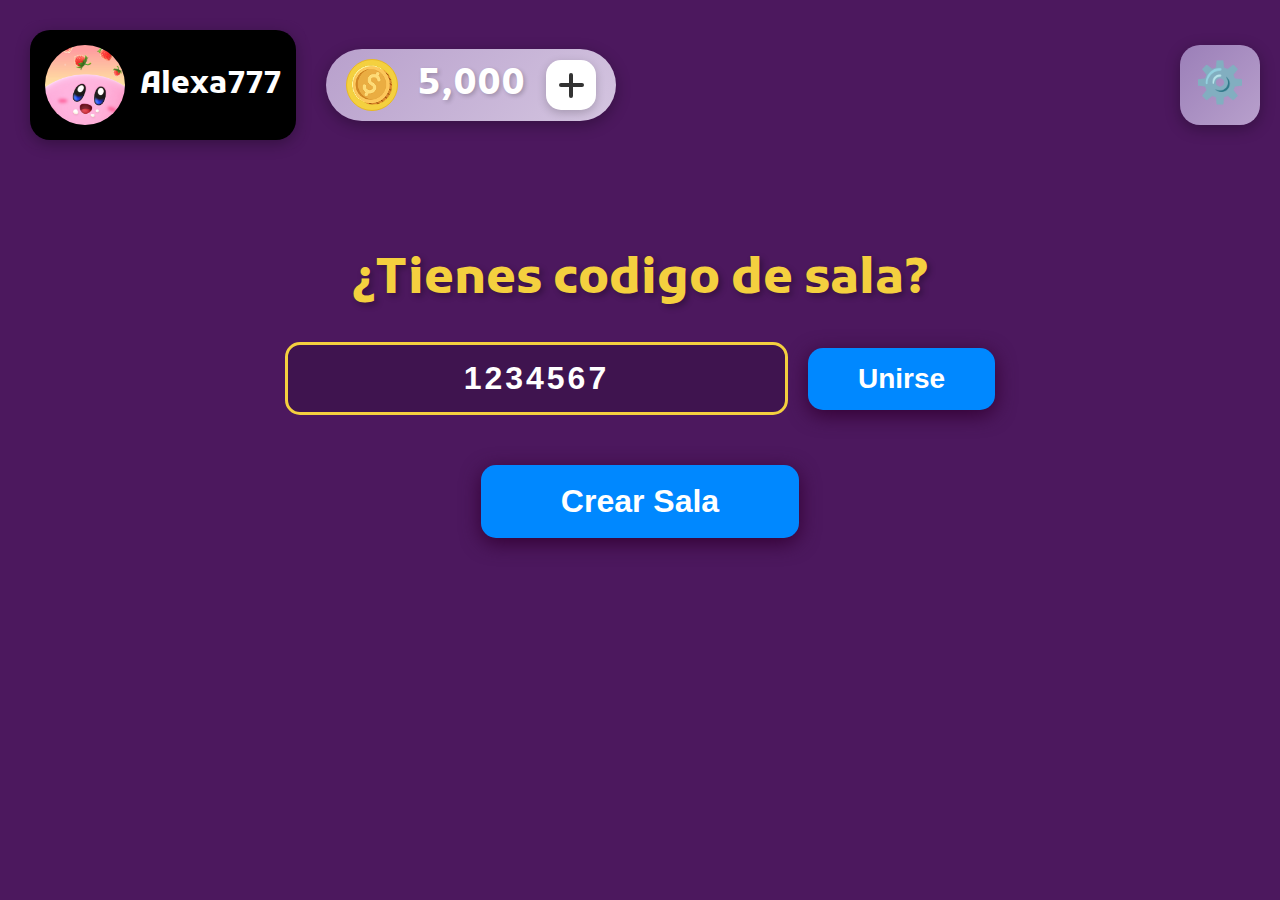
<file: ParchisStar/target/ParchisStar-1.0-SNAPSHOT/index.html>
<!DOCTYPE html>
<html>
    <head>
        <title>Start Page</title>
        <link rel="preconnect" href="https://fonts.googleapis.com">
        <link rel="preconnect" href="https://fonts.gstatic.com" crossorigin>
        <link href="https://fonts.googleapis.com/css2?family=Kufam:ital,wght@0,400..900;1,400..900&display=swap" rel="stylesheet">
        <meta http-equiv="Content-Type" content="text/html; charset=UTF-8">
        <link rel="stylesheet" href="css/style.css"/>


    </head>
    <body>
        <header>
            <div class="contenedor-izquierdo">
                <div class="tarjeta">
                    <div class="user">
                        <img class="img-usuario" src=assets/fondo2.jpeg alt="">
                        <span class="nombre-usuario">Alexa777</span>
                    </div>
                </div>

                <div class="contador-monedas">
                    <div class="moneda-icono">
                        <img src="assets/moneda-oro-dinero-icono-dolar 9.png" alt="Moneda">
                    </div>
                    <span class="cantidad-monedas">5,000</span>
                    <div class="boton-agregar"></div>
                </div>
            </div>

            <div class="boton-config">
                <span class="icono-config">⚙️</span>
            </div>
        </header>

        <div class="contenido-central">
            <h1 class="titulo">¿Tienes codigo de sala?</h1>

            <div class="contenedor-codigo">
                <input type="text" class="input-codigo" placeholder="1234567" value="1234567">
                <button class="boton-unirse">Unirse</button>
            </div>

            <p class="mensaje-error">Error: Codigo invalido</p>

            <button class="boton-crear">Crear Sala</button>
        </div>
</html>
</file>
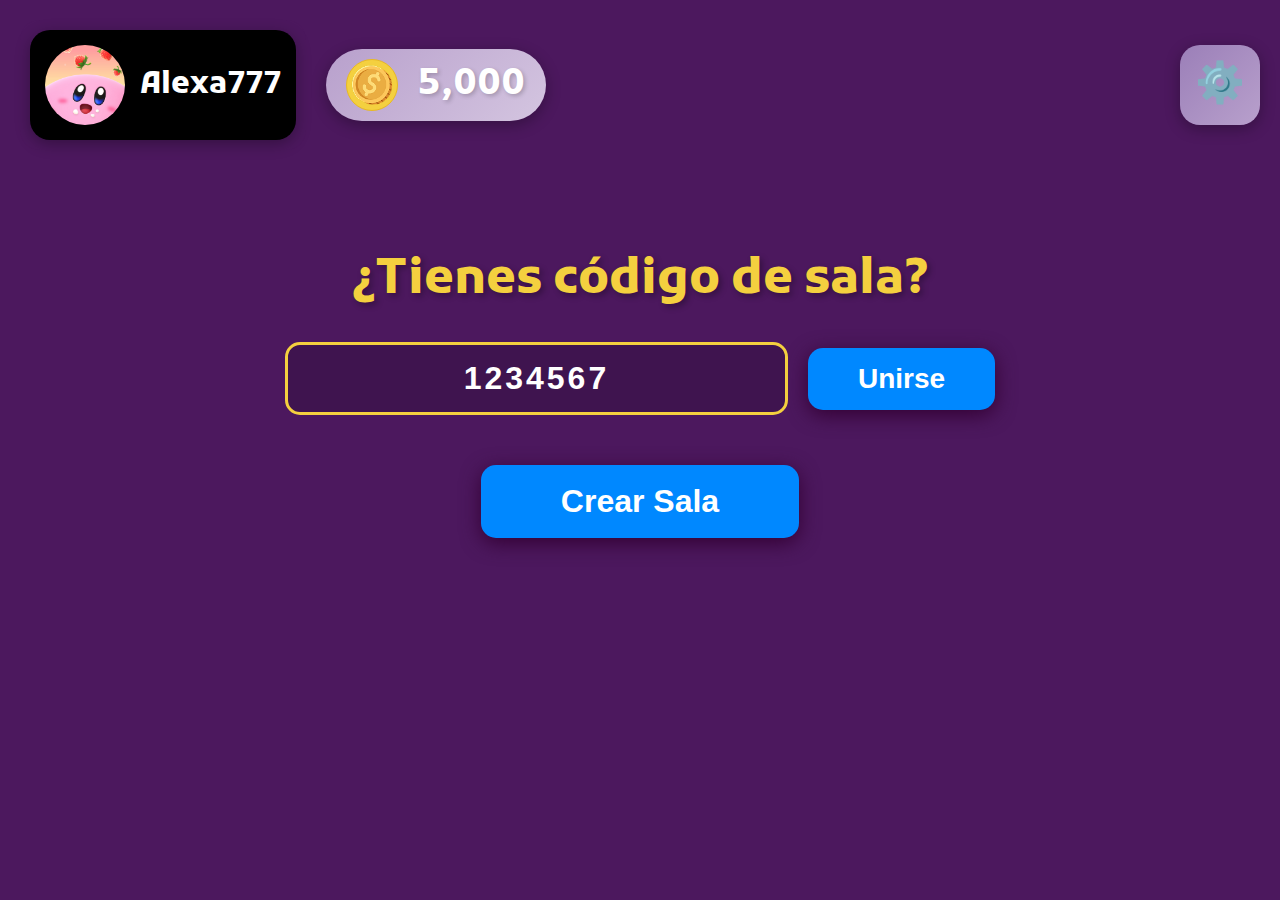
<file: ParchisStar/target/ParchisStar-1.0-SNAPSHOT/Principal.html>
<!DOCTYPE html>
<html>
    <head>
        <title>Start Page</title>
        <link rel="preconnect" href="https://fonts.googleapis.com">
        <link rel="preconnect" href="https://fonts.gstatic.com" crossorigin>
        <link href="https://fonts.googleapis.com/css2?family=Kufam:ital,wght@0,400..900;1,400..900&display=swap" rel="stylesheet">
        <meta http-equiv="Content-Type" content="text/html; charset=UTF-8">
        <link rel="stylesheet" href="css/stylePantallaPrinciapal.css"/>


    </head>
    <body>
        <header>
            <div class="contenedor-izquierdo">
                <div class="tarjeta">
                    <div class="user">
                        <img class="img-usuario" src=assets/fondo2.jpeg alt="">
                        <span class="nombre-usuario">Alexa777</span>
                    </div>
                </div>

                <div class="contador-monedas">
                    <div class="moneda-icono">
                        <img src="assets/moneda-oro-dinero-icono-dolar 9.png" alt="Moneda">
                    </div>
                    <span class="cantidad-monedas">5,000</span>
                    
                </div>
            </div>

            <div class="boton-config">
                <span class="icono-config">⚙️</span>
            </div>
        </header>

        <div class="contenido-central">
            <h1 class="titulo">¿Tienes código de sala?</h1>

            <div class="contenedor-codigo">
                <input type="text" class="input-codigo" placeholder="1234567" value="1234567">
                <button class="boton-unirse">Unirse</button>
            </div>

            <p class="mensaje-error">Error: Codigo invalido</p>

            <button class="boton-crear">Crear Sala</button>
        </div>
</html>
</file>
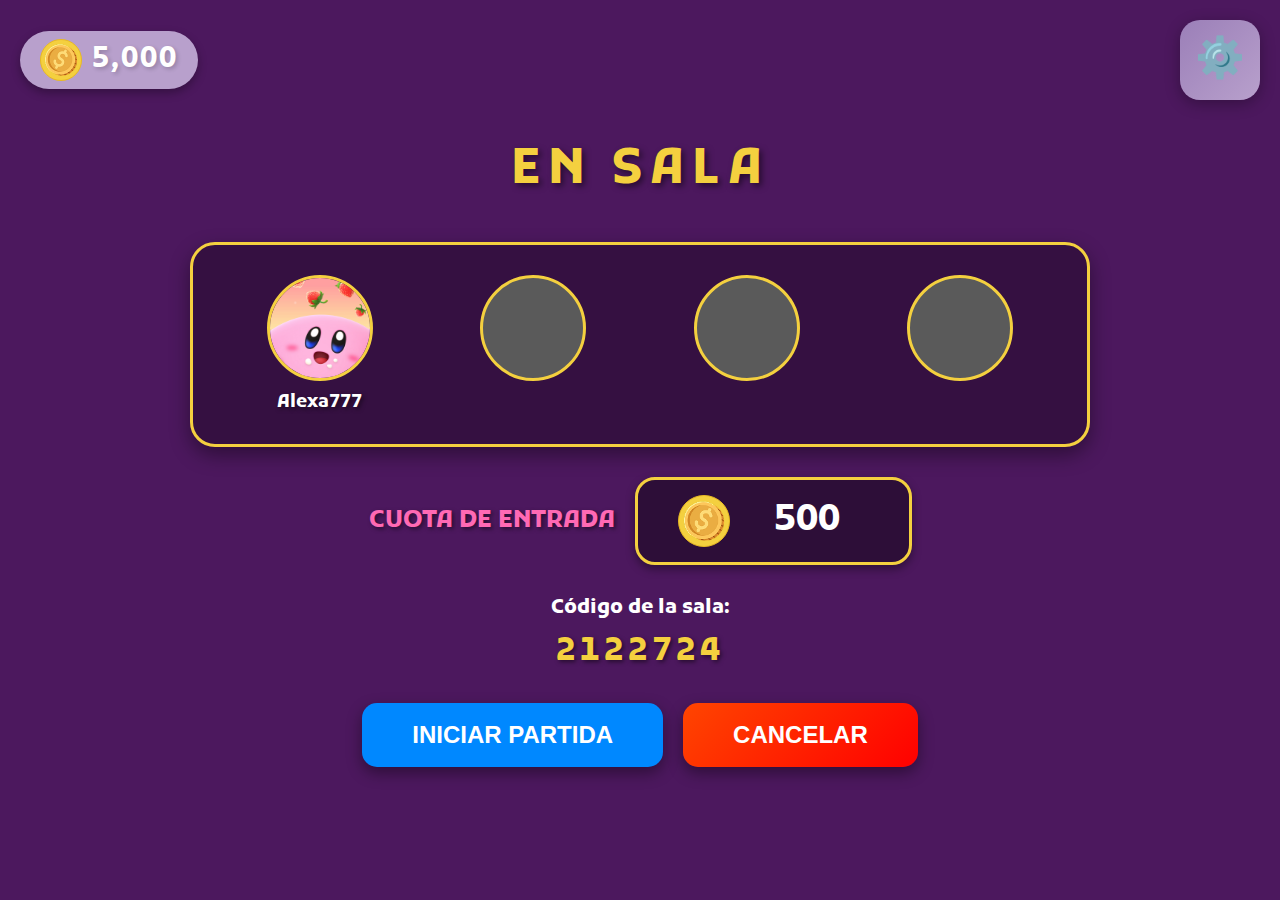
<file: ParchisStar/target/ParchisStar-1.0-SNAPSHOT/SalaEspera.html>
<!DOCTYPE html>
<html lang="es">
<head>
    <meta charset="UTF-8">
    <meta name="viewport" content="width=device-width, initial-scale=1.0">
    <title>Sala de Espera - EN SALA</title>
    <link rel="preconnect" href="https://fonts.googleapis.com">
    <link rel="preconnect" href="https://fonts.gstatic.com" crossorigin>
    <link href="https://fonts.googleapis.com/css2?family=Kufam:ital,wght@0,400..900;1,400..900&display=swap" rel="stylesheet">
    <link rel="stylesheet" href="css/stylePantallaPrinciapal.css"/>
    <link rel="stylesheet" href="css/SalaEspera.css"/>
</head>
<body>
    <header class="encabezado-sala">
        <div class="contador-monedas-sala">
            <div class="moneda-icono">
                <img src="assets/moneda-oro-dinero-icono-dolar 9.png" alt="Moneda">
            </div>
            <span class="cantidad-monedas">5,000</span>
            
        </div>
        <div class="boton-config">
            <span class="icono-config">⚙️</span>
        </div>
    </header>

    <div class="contenedor">
        <h1 class="titulo">EN SALA</h1>

        <div class="area-jugadores">
            <div class="rejilla-jugadores">
                <div class="espacio-jugador">
                    <div class="avatar-jugador">
                        <img src=assets/fondo2.jpeg alt="Alexa777">
                    </div>
                    <div class="nombre-jugador">Alexa777</div>
                </div>
                <div class="espacio-jugador">
                    <div class="avatar-jugador"></div>
                </div>
                <div class="espacio-jugador">
                    <div class="avatar-jugador"></div>
                </div>
                <div class="espacio-jugador">
                    <div class="avatar-jugador"></div>
                </div>
            </div>
        </div>

        <div class="seccion-cuota">
            <div class="etiqueta-cuota">Cuota de Entrada</div>
            <div class="caja-cuota">
                <div class="moneda-icono">
                    <img src="assets/moneda-oro-dinero-icono-dolar 9.png" alt="alt"/>
                </div>
                <input type="number" class="input-cuota" value="500" min="0" step="50">
            </div>
        </div>

        <div class="seccion-codigo">
            <div class="etiqueta-codigo">Código de la sala:</div>
            <div class="codigo-sala">2122724</div>
        </div>

        <div class="acciones">
            <button class="btn btn-iniciar">Iniciar Partida</button>
            <button class="btn btn-cancelar">Cancelar</button>
        </div>
    </div>

</body>
</html>
</file>
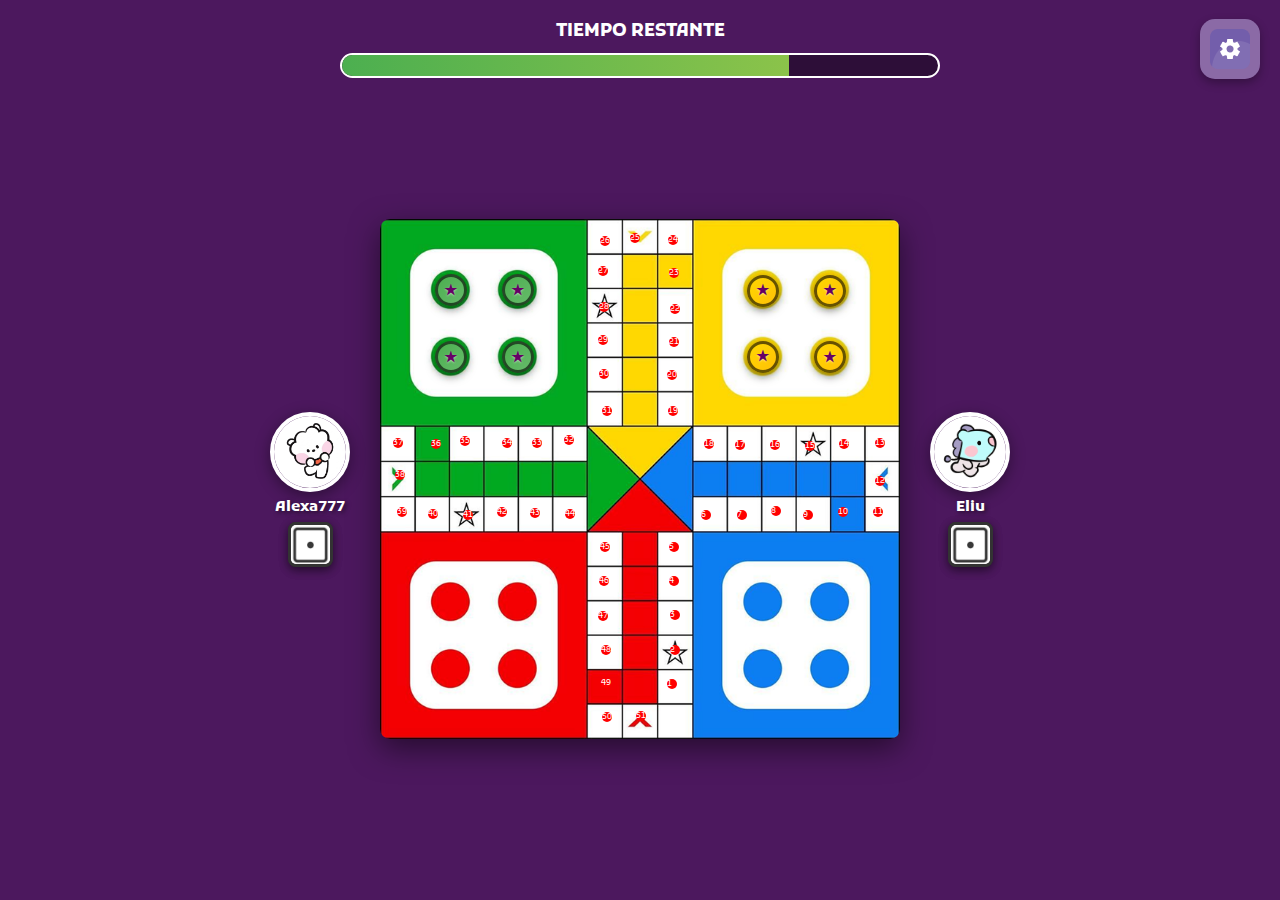
<file: ParchisStar/target/ParchisStar-1.0-SNAPSHOT/Tablero.html>
<!DOCTYPE html>
<html lang="es">
    <head>
        <meta charset="UTF-8">
        <meta name="viewport" content="width=device-width, initial-scale=1.0">
        <title>Tablero de Juego</title>
        <link rel="preconnect" href="https://fonts.googleapis.com">
        <link rel="preconnect" href="https://fonts.gstatic.com" crossorigin>

        <link href="https://fonts.googleapis.com/css2?family=Kufam:ital,wght@0,400..900;1,400..900&display=swap" rel="stylesheet">

        <link rel="stylesheet" href="css/Tablero.css"/>

    </head>
    <body>
        <div class="encabezado-juego">
            <div class="seccion-tiempo">
                <div class="etiqueta-tiempo">Tiempo Restante</div>
                <div class="barra-tiempo">
                    <div class="progreso-tiempo" id="barraProgreso"></div>
                </div>
            </div>
            <button class="boton-config-juego" id="botonCoord">
                <img src="assets/Confi.png" alt="alt"/>
            </button>
        </div>

        <div class="contenedor-juego">
            <!-- Contenedor Izquierda: Jugadores 1 y 3 -->
            <div class="contenedor-izquierda">
                <!-- Jugador 1: Alexa777 (Verde - Arriba Izquierda) -->
                <div class="jugador-lateral" data-jugador="1">
                    <div class="flecha-jugador">↓</div>
                    <div class="avatar-lateral">
                        <img src="assets/1.jpg" alt="Alexa777">
                    </div>
                    <div class="nombre-lateral">Alexa777</div>
                    <div class="dados-jugador">
                        <div  class="dado">
                            <img class="dado" src="assets/D1.jpg" alt="alt"/>
                        </div>

                    </div>
                </div>

                <!-- Jugador 3: Papurrita05 (Rojo - Abajo Izquierda) -->
                <div class="jugador-lateral" data-jugador="3">
                    <div class="flecha-jugador">↓</div>
                    <div class="avatar-lateral">
                        <img src="assets/2.jpg" alt="Papurrita05">
                    </div>
                    <div class="nombre-lateral">Papurrita05</div>
                    <div class="dados-jugador">
                        <div class="dado">
                            <img class="dado" src="assets/D1.jpg" alt="alt"/>
                        </div>

                    </div>
                </div>
            </div>

            <!-- Tablero Central -->
            <div class="contenedor-tablero">
                <div id="debug-container"></div>
                <img src="assets/Foto tablero.png" alt="Tablero" class="imagen-tablero" id="imagenTablero">
                <div class="capa-casillas" id="capaCasillas"></div>
            </div>

            <!-- Contenedor Derecha: Jugadores 2 y 4 -->
            <div class="contenedor-derecha">
                <!-- Jugador 2: Eliu (Amarillo - Arriba Derecha) -->
                <div class="jugador-lateral" data-jugador="2">
                    <div class="flecha-jugador">↓</div>
                    <div class="avatar-lateral">
                        <img src="assets/3.jpg" alt="Eliu">
                    </div>
                    <div class="nombre-lateral">Eliu</div>
                    <div class="dados-jugador">
                        <div class="dado">
                            <img class="dado" src="assets/D1.jpg" alt="alt"/>
                        </div>

                    </div>
                </div>

                <!-- Jugador 4: Crisr22 (Azul - Abajo Derecha) -->
                <div class="jugador-lateral" data-jugador="4">
                    <div class="flecha-jugador">↓</div>
                    <div class="avatar-lateral">
                        <img src="assets/4.jpg" alt="Crisr22">
                    </div>
                    <div class="nombre-lateral">Crisr22</div>
                    <div class="dados-jugador">
                        <div class="dado">
                            <img class="dado" src="assets/D1.jpg" alt="alt"/>
                        </div>

                    </div>
                </div>
            </div>
        </div>

        <script>
            // CONFIGURACIÓN DE JUGADORES (cambia este número según jugadores conectados)
            const jugadoresConectados = 2; // Puede ser 2, 3 o 4

            // COORDENADAS DE LAS BASES (ajusta estas coordenadas manualmente)
            const coordenadasBases = {
                verde: [
                    {x: 13.7, y: 13.7},
                    {x: 26.5, y: 13.7},
                    {x: 13.7, y: 26.6},
                    {x: 26.5, y: 26.6}
                ],
                amarillo: [
                    {x: 73.7, y: 13.8},
                    {x: 86.5, y: 13.8},
                    {x: 73.7, y: 26.5},
                    {x: 86.5, y: 26.6}
                ],
                rojo: [
                    {x: 13.6, y: 86.4},
                    {x: 13.6, y: 73.7},
                    {x: 26.5, y: 86.4},
                    {x: 26.5, y: 73.5}
                ],
                azul: [
                    {x: 73.7, y: 73.8},
                    {x: 86.5, y: 73.8},
                    {x: 73.7, y: 86.4},
                    {x: 86.5, y: 86.4}
                ]
            };

            // Crear fichas en las bases (solo para jugadores conectados)
            function crearFichas() {
                const capa = document.getElementById('capaCasillas');
                const coloresActivos = obtenerColoresActivos();

                coloresActivos.forEach(color => {
                    coordenadasBases[color].forEach((pos, index) => {
                        const ficha = document.createElement('div');
                        ficha.className = `ficha ${color}`;
                        ficha.dataset.color = color;
                        ficha.dataset.numero = index + 1;
                        ficha.style.left = pos.x + '%';
                        ficha.style.top = pos.y + '%';

                        // Agregar estrella dentro de la ficha
                        const estrella = document.createElement('div');
                        estrella.className = 'estrella-ficha';
                        estrella.textContent = '★';
                        ficha.appendChild(estrella);

                        capa.appendChild(ficha);
                    });
                });
            }

            // Obtener colores activos según jugadores conectados
            function obtenerColoresActivos() {
                const ordenColores = ['verde', 'amarillo', 'rojo', 'azul'];
                return ordenColores.slice(0, jugadoresConectados);
            }

            // Mostrar/ocultar jugadores según conexión
            function configurarJugadores() {
                const todosJugadores = document.querySelectorAll('.jugador-lateral');

                // Ocultar todos primero
                todosJugadores.forEach(j => j.style.display = 'none');

                // Mostrar solo los activos según el número de jugadores
                for (let i = 1; i <= jugadoresConectados; i++) {
                    const jugador = document.querySelector(`[data-jugador="${i}"]`);
                    if (jugador) {
                        jugador.style.display = 'flex';
                    }
                }
            }


            // Temporizador
            let tiempoRestante = 100;
            function actualizarTiempo() {
                const barra = document.getElementById('barraProgreso');
                tiempoRestante -= 2.0;
                if (tiempoRestante < 0)
                    tiempoRestante = 100;
                barra.style.width = tiempoRestante + '%';

                if (tiempoRestante < 30) {
                    barra.style.background = 'linear-gradient(90deg, #F44336 0%, #FF5722 100%)';
                } else if (tiempoRestante < 60) {
                    barra.style.background = 'linear-gradient(90deg, #FFC107 0%, #FFD54F 100%)';
                } else {
                    barra.style.background = 'linear-gradient(90deg, #4CAF50 0%, #8BC34A 100%)';
                }
            }

            const casillas = [
                {id: 1, x: 56.2, y: 89.5},
                {id: 2, x: 56.8, y: 82.9},
                {id: 3, x: 56.8, y: 76.2},
                {id: 4, x: 56.6, y: 69.7},
                {id: 5, x: 56.6, y: 63.1},
                {id: 6, x: 62.6, y: 57.0},
                {id: 7, x: 69.7, y: 57.0},
                {id: 8, x: 76.1, y: 56.2},
                {id: 9, x: 82.4, y: 57.0},
                {id: 10, x: 89.1, y: 56.4},
                {id: 11, x: 95.7, y: 56.4},
                {id: 12, x: 96.1, y: 50.4},
                {id: 13, x: 96.1, y: 43.1},
                {id: 14, x: 89.3, y: 43.3},
                {id: 15, x: 82.6, y: 43.7},
                {id: 16, x: 75.9, y: 43.5},
                {id: 17, x: 69.3, y: 43.5},
                {id: 18, x: 63.2, y: 43.3},
                {id: 19, x: 56.4, y: 37.0},
                {id: 20, x: 56.1, y: 30.0},
                {id: 21, x: 56.6, y: 23.7},
                {id: 22, x: 56.8, y: 17.4},
                {id: 23, x: 56.6, y: 10.4},
                {id: 24, x: 56.4, y: 4.1},
                {id: 25, x: 49.1, y: 3.7},
                {id: 26, x: 43.2, y: 4.3},
                {id: 27, x: 42.8, y: 10.0},
                {id: 28, x: 43.0, y: 17.0},
                {id: 29, x: 42.8, y: 23.3},
                {id: 30, x: 43.0, y: 29.9},
                {id: 31, x: 43.7, y: 37.0},
                {id: 32, x: 36.4, y: 42.5},
                {id: 33, x: 30.1, y: 43.1},
                {id: 34, x: 24.5, y: 43.1},
                {id: 35, x: 16.4, y: 42.7},
                {id: 36, x: 10.7, y: 43.3},
                {id: 37, x: 3.4, y: 43.1},
                {id: 38, x: 3.9, y: 49.3},
                {id: 39, x: 4.3, y: 56.4},
                {id: 40, x: 10.1, y: 56.8},
                {id: 41, x: 17.0, y: 57.0},
                {id: 42, x: 23.4, y: 56.4},
                {id: 43, x: 29.9, y: 56.6},
                {id: 44, x: 36.6, y: 56.8},
                {id: 45, x: 43.2, y: 63.1},
                {id: 46, x: 43.0, y: 69.7},
                {id: 47, x: 42.8, y: 76.4},
                {id: 48, x: 43.4, y: 82.9},
                {id: 49, x: 43.4, y: 89.3},
                {id: 50, x: 43.6, y: 95.8},
                {id: 51, x: 50.1, y: 95.6}
            ];



            function mostrarCoordenadasDebug() {
                const debug = document.getElementById("debug-container");
                debug.innerHTML = ""; // limpia

                casillas.forEach(c => {
                    const dot = document.createElement("div");
                    dot.classList.add("debug-dot");
                    dot.style.left = c.x + "%";
                    dot.style.top = c.y + "%";
                    dot.title = `Casilla ${c.id}`;
                    dot.textContent = c.id;
                    debug.appendChild(dot);
                });
            }

            mostrarCoordenadasDebug();



            // Inicializar
            configurarJugadores();
            crearFichas();
            setInterval(actualizarTiempo, 1000);

            // Evento del botón
            document.getElementById('botonCoord').addEventListener('click', toggleModoCoordernadas);
        </script>
    </body>
</html>
</file>
<file: ParchisStar/target/ParchisStar-1.0-SNAPSHOT/css/style.css>
/* 
              Created on : 27 nov 2025, 11:31:35 a.m.
              Author     : KARITO
*/
body{
    font-family: 'Kufam', sans-serif;
    background: #4C185E;
    margin: 0;
    padding: 0;
}
header{
    position: relative;
    display: flex;
    justify-content: space-between;
    align-items: center;
    padding: 20px;
}
.contenedor-izquierdo{
    display: flex;
    align-items: center;
    gap: 20px;
}
.tarjeta{
    background: #4C185E;
    padding: 10px;
    display: inline-block;
    border-radius: 20px;
}
.user{
    background: #000000;
    display: flex;
    align-items: center;
    gap: 15px;
    padding: 15px;
    border-radius: 20px;
    box-shadow: 0 4px 15px rgba(0,0,0,0.3);
}
.img-usuario{
    width: 80px;
    height: 80px;
    border-radius: 50%;
    object-fit: cover;
    object-position: center;
}
.nombre-usuario{
    font-size: 30px;
    font-weight: 700;
    color: white;
    margin: 0;
    white-space: nowrap;
}
.contador-monedas{
    background: linear-gradient(135deg, #b8a0cc 0%, #d4c5e0 100%);
    display: flex;
    align-items: center;
    gap: 20px;
    padding: 10px 20px;
    border-radius: 50px;
    box-shadow: 0 4px 15px rgba(0, 0, 0, 0.3);
}
.moneda-icono{
    width: 50px;
    height: 50px;
    border-radius: 50%;
    display: flex;
    align-items: center;
    justify-content: center;
    overflow: hidden;
    background: #f4d03f;
    border: 1px solid #e8b923;
    position: relative;
}
.moneda-icono img{
    width: 100%;
    height: 100%;
    object-fit: cover;
}
.cantidad-monedas{
    font-size: 36px;
    font-weight: 700;
    color: white;
    text-shadow: 2px 2px 4px rgba(0, 0, 0, 0.2);
    margin: 0;
    letter-spacing: 2px;
}
.boton-agregar{
    width: 50px;
    height: 50px;
    background: white;
    border-radius: 15px;
    display: flex;
    align-items: center;
    justify-content: center;
    cursor: pointer;
    transition: all 0.3s ease;
    box-shadow: 0 3px 10px rgba(0, 0, 0, 0.2);
    position: relative;
}
.boton-agregar:hover{
    transform: scale(1.1);
    box-shadow: 0 5px 15px rgba(0, 0, 0, 0.3);
}
.boton-agregar::before,
.boton-agregar::after{
    content: '';
    position: absolute;
    background: #333;
    border-radius: 2px;
}
.boton-agregar::before{
    width: 25px;
    height: 4px;
}
.boton-agregar::after{
    width: 4px;
    height: 25px;
}
.boton-config{
    width: 80px;
    height: 80px;
    background: linear-gradient(135deg, #9b7fb8 0%, #b8a0cc 100%);
    border-radius: 20px;
    display: flex;
    align-items: center;
    justify-content: center;
    cursor: pointer;
    transition: all 0.3s ease;
    box-shadow: 0 4px 15px rgba(0, 0, 0, 0.3);
}
.boton-config:hover{
    transform: scale(1.05) rotate(90deg);
    box-shadow: 0 6px 20px rgba(0, 0, 0, 0.4);
}
.icono-config{
    font-size: 40px;
    color: white;
}

/* Contenido central */
.contenido-central{
    display: flex;
    flex-direction: column;
    align-items: center;
    justify-content: center;
    padding: 80px 20px;
    gap: 30px;
}
.titulo{
    font-size: 48px;
    font-weight: 700;
    color: #f4d03f;
    text-shadow: 3px 3px 6px rgba(0, 0, 0, 0.3);
    margin: 0;
}
.contenedor-codigo{
    display: flex;
    align-items: center;
    gap: 20px;
}
.input-codigo{
    background: rgba(60, 20, 75, 0.8);
    border: 3px solid #f4d03f;
    border-radius: 15px;
    padding: 15px 30px;
    font-size: 32px;
    color: white;
    font-weight: 700;
    text-align: center;
    min-width: 250px;
    letter-spacing: 3px;
}
.input-codigo::placeholder{
    color: rgba(255, 255, 255, 0.5);
}
.mensaje-error{
    color: #ff3333;
    font-size: 18px;
    font-weight: 600;
    margin-top: -15px;
    text-align: center;
    display: none;
}
.boton-unirse{
    background:#0088FF;
    color: white;
    border: none;
    border-radius: 15px;
    padding: 15px 50px;
    font-size: 28px;
    font-weight: 700;
    cursor: pointer;
    box-shadow: 0 5px 20px #330033;
    transition: all 0.3s ease;
}
.boton-unirse:hover{
    transform: translateY(-3px);
    box-shadow: 0 8px 25px rgba(0, 153, 255, 0.6);
}
.boton-crear{
    background:#0088FF;
    color: white;
    border: none;
    border-radius: 15px;
    padding: 18px 80px;
    font-size: 32px;
    font-weight: 700;
    cursor: pointer;
    box-shadow: 0 5px 20px #330033;
    transition: all 0.3s ease;
    margin-top: 20px;
}
.boton-crear:hover{
    transform: translateY(-3px);
    box-shadow: 0 8px 25px rgba(0, 153, 255, 0.6);
}
</file>
<file: ParchisStar/target/ParchisStar-1.0-SNAPSHOT/css/stylePantallaPrinciapal.css>
/* 
              Created on : 27 nov 2025, 11:31:35 a.m.
              Author     : KARITO
              Contiene estilos generales del diseño



*/
body{
    font-family: 'Kufam', sans-serif;
    background: #4C185E;
    margin: 0;
    padding: 0;
}
header{
    position: relative;
    display: flex;
    justify-content: space-between;
    align-items: center;
    padding: 20px;
}
.contenedor-izquierdo{
    display: flex;
    align-items: center;
    gap: 20px;
}
.tarjeta{
    background: #4C185E;
    padding: 10px;
    display: inline-block;
    border-radius: 20px;
}
.user{
    background: #000000;
    display: flex;
    align-items: center;
    gap: 15px;
    padding: 15px;
    border-radius: 20px;
    box-shadow: 0 4px 15px rgba(0,0,0,0.3);
}
.img-usuario{
    width: 80px;
    height: 80px;
    border-radius: 50%;
    object-fit: cover;
    object-position: center;
}
.nombre-usuario{
    font-size: 30px;
    font-weight: 700;
    color: white;
    margin: 0;
    white-space: nowrap;
}
.contador-monedas{
    background: linear-gradient(135deg, #b8a0cc 0%, #d4c5e0 100%);
    display: flex;
    align-items: center;
    gap: 20px;
    padding: 10px 20px;
    border-radius: 50px;
    box-shadow: 0 4px 15px rgba(0, 0, 0, 0.3);
}
.moneda-icono{
    width: 50px;
    height: 50px;
    border-radius: 50%;
    display: flex;
    align-items: center;
    justify-content: center;
    overflow: hidden;
    background: #f4d03f;
    border: 1px solid #e8b923;
    position: relative;
}
.moneda-icono img{
    width: 100%;
    height: 100%;
    object-fit: cover;
}
.cantidad-monedas{
    font-size: 36px;
    font-weight: 700;
    color: white;
    text-shadow: 2px 2px 4px rgba(0, 0, 0, 0.2);
    margin: 0;
    letter-spacing: 2px;
}


.boton-config{
    width: 80px;
    height: 80px;
    background: linear-gradient(135deg, #9b7fb8 0%, #b8a0cc 100%);
    border-radius: 20px;
    display: flex;
    align-items: center;
    justify-content: center;
    cursor: pointer;
    transition: all 0.3s ease;
    box-shadow: 0 4px 15px rgba(0, 0, 0, 0.3);
}
.boton-config:hover{
    transform: scale(1.05) rotate(90deg);
    box-shadow: 0 6px 20px rgba(0, 0, 0, 0.4);
}
.icono-config{
    font-size: 40px;
    color: white;
}

/* Contenido central */
.contenido-central{
    display: flex;
    flex-direction: column;
    align-items: center;
    justify-content: center;
    padding: 80px 20px;
    gap: 30px;
}
.titulo{
    font-size: 48px;
    font-weight: 700;
    color: #f4d03f;
    text-shadow: 3px 3px 6px rgba(0, 0, 0, 0.3);
    margin: 0;
}
.contenedor-codigo{
    display: flex;
    align-items: center;
    gap: 20px;
}
.input-codigo{
    background: rgba(60, 20, 75, 0.8);
    border: 3px solid #f4d03f;
    border-radius: 15px;
    padding: 15px 30px;
    font-size: 32px;
    color: white;
    font-weight: 700;
    text-align: center;
    min-width: 250px;
    letter-spacing: 3px;
}
.input-codigo::placeholder{
    color: rgba(255, 255, 255, 0.5);
}
.mensaje-error{
    color: #ff3333;
    font-size: 18px;
    font-weight: 600;
    margin-top: -15px;
    text-align: center;
    display: none;
}
.boton-unirse{
    background:#0088FF;
    color: white;
    border: none;
    border-radius: 15px;
    padding: 15px 50px;
    font-size: 28px;
    font-weight: 700;
    cursor: pointer;
    box-shadow: 0 5px 20px #330033;
    transition: all 0.3s ease;
}
.boton-unirse:hover{
    transform: translateY(-3px);
    box-shadow: 0 8px 25px rgba(0, 153, 255, 0.6);
}
.boton-crear{
    background:#0088FF;
    color: white;
    border: none;
    border-radius: 15px;
    padding: 18px 80px;
    font-size: 32px;
    font-weight: 700;
    cursor: pointer;
    box-shadow: 0 5px 20px #330033;
    transition: all 0.3s ease;
    margin-top: 20px;
}
.boton-crear:hover{
    transform: translateY(-3px);
    box-shadow: 0 8px 25px rgba(0, 153, 255, 0.6);
}
</file>
<file: ParchisStar/target/ParchisStar-1.0-SNAPSHOT/css/SalaEspera.css>
/* SalaEspera.css - Estilos específicos para la sala de espera */

/* Header específico de sala */
.encabezado-sala {
    display: flex;
    justify-content: space-between;
    align-items: center;
    padding: 20px;
}

.contador-monedas-sala {
    background: #b8a0cc;
    border-radius: 30px;
    padding: 8px 20px;
    display: flex;
    align-items: center;
    gap: 10px;
    box-shadow: 0 4px 10px rgba(0, 0, 0, 0.3);
}

.contador-monedas-sala .moneda-icono {
    width: 40px;
    height: 40px;
    border-radius: 50%;
    display: flex;
    align-items: center;
    justify-content: center;
    overflow: hidden;
    background: #f4d03f;
    border: 1px solid #e8b923;
}

.contador-monedas-sala .moneda-icono img {
    width: 100%;
    height: 100%;
    object-fit: cover;
}

.contador-monedas-sala .cantidad-monedas {
    font-size: 28px;
    font-weight: bold;
    color: white;
}

.contador-monedas-sala .boton-agregar {
    width: 30px;
    height: 30px;
    background: #333;
    border-radius: 50%;
    display: flex;
    align-items: center;
    justify-content: center;
    cursor: pointer;
    position: relative;
}

.contador-monedas-sala .boton-agregar:hover {
    transform: scale(1.1);
}

.contador-monedas-sala .boton-agregar::before,
.contador-monedas-sala .boton-agregar::after {
    content: '';
    position: absolute;
    background: white;
    border-radius: 2px;
}

.contador-monedas-sala .boton-agregar::before {
    width: 15px;
    height: 3px;
}

.contador-monedas-sala .boton-agregar::after {
    width: 3px;
    height: 15px;
}

.contenedor {
    width: 100%;
    max-width: 900px;
    margin: 0 auto;
    padding: 20px;
}

/* Título centrado */
.titulo {
    text-align: center;
    color: #f4d03f;
    font-size: 48px;
    font-weight: bold;
    text-shadow: 3px 3px 6px rgba(0, 0, 0, 0.5);
    margin-bottom: 40px;
    letter-spacing: 8px;
}

/* Área de jugadores */
.area-jugadores {
    background: rgba(0, 0, 0, 0.3);
    border: 3px solid #f4d03f;
    border-radius: 25px;
    padding: 30px;
    margin-bottom: 30px;
    box-shadow: 0 8px 20px rgba(0, 0, 0, 0.4);
}

.rejilla-jugadores {
    display: grid;
    grid-template-columns: repeat(4, 1fr);
    gap: 20px;
}

.espacio-jugador {
    display: flex;
    flex-direction: column;
    align-items: center;
    gap: 10px;
}

.avatar-jugador {
    width: 100px;
    height: 100px;
    border-radius: 50%;
    background: #5a5a5a;
    display: flex;
    align-items: center;
    justify-content: center;
    border: 3px solid #f4d03f;
    overflow: hidden;
}

.avatar-jugador img {
    width: 100%;
    height: 100%;
    object-fit: cover;
}

.nombre-jugador {
    color: white;
    font-size: 18px;
    font-weight: bold;
    text-shadow: 2px 2px 4px rgba(0, 0, 0, 0.5);
}

/* Sección de cuota */
.seccion-cuota {
    display: flex;
    justify-content: center;
    align-items: center;
    gap: 20px;
    margin-bottom: 30px;
}

.etiqueta-cuota {
    color: #ff69b4;
    font-size: 24px;
    font-weight: bold;
    text-shadow: 2px 2px 4px rgba(0, 0, 0, 0.5);
    text-transform: uppercase;
}

.caja-cuota {
    background: rgba(0, 0, 0, 0.4);
    border: 3px solid #f4d03f;
    border-radius: 20px;
    padding: 15px 40px;
    display: flex;
    align-items: center;
    gap: 15px;
    box-shadow: 0 4px 10px rgba(0, 0, 0, 0.4);
}


.icono-cuota {
    width: 35px;
    height: 35px;
    background: linear-gradient(135deg, #ffd700 0%, #ffed4e 100%);
    border-radius: 50%;
    display: flex;
    align-items: center;
    justify-content: center;
    font-size: 20px;
    font-weight: bold;
    color: #8b4513;
}

.input-cuota {
    background: transparent;
    border: none;
    color: white;
    font-size: 36px;
    font-weight: bold;
    width: 120px;
    text-align: center;
    outline: none;
    font-family: 'Kufam', sans-serif;
}

.input-cuota::-webkit-inner-spin-button,
.input-cuota::-webkit-outer-spin-button {
    -webkit-appearance: none;
    margin: 0;
}

.input-cuota[type=number] {
    -moz-appearance: textfield;
}

/* Sección de código */
.seccion-codigo {
    text-align: center;
    margin-bottom: 30px;
}

.etiqueta-codigo {
    color: white;
    font-size: 20px;
    font-weight: bold;
    margin-bottom: 10px;
}

.codigo-sala {
    color: #f4d03f;
    font-size: 32px;
    font-weight: bold;
    letter-spacing: 4px;
    text-shadow: 2px 2px 4px rgba(0, 0, 0, 0.5);
}

/* Botones de acción */
.acciones {
    display: flex;
    justify-content: center;
    gap: 20px;
    flex-wrap: wrap;
}

.btn {
    padding: 18px 50px;
    font-size: 24px;
    font-weight: bold;
    border: none;
    border-radius: 15px;
    cursor: pointer;
    text-transform: uppercase;
    box-shadow: 0 6px 15px rgba(0, 0, 0, 0.4);
    transition: transform 0.2s, box-shadow 0.2s;
}

.btn:hover {
    transform: translateY(-2px);
    box-shadow: 0 8px 20px rgba(0, 0, 0, 0.5);
}

.btn:active {
    transform: translateY(0);
}

.btn-iniciar {
    background: #0088FF;
    color: white;
}

.btn-cancelar {
    background: linear-gradient(135deg, #ff4500 0%, #ff0000 100%);
    color: white;
}

/* Responsive */
@media (max-width: 768px) {
    .rejilla-jugadores {
        grid-template-columns: repeat(2, 1fr);
    }

    .titulo {
        font-size: 32px;
        letter-spacing: 4px;
    }

    .btn {
        padding: 15px 35px;
        font-size: 18px;
    }
}
</file>
<file: ParchisStar/target/ParchisStar-1.0-SNAPSHOT/css/Tablero.css>
* {
    margin: 0;
    padding: 0;
    box-sizing: border-box;
}

html, body {
    overflow: hidden;
}

body {
    font-family: 'Kufam', sans-serif;
    background: #4C185E;
    min-height: 100vh;
    display: flex;
    flex-direction: column;
    padding: 20px;
}

/* Header con tiempo */
.encabezado-juego {
    display: flex;
    justify-content: center;
    align-items: center;
    position: relative;
}

.seccion-tiempo {
    display: flex;
    flex-direction: column;
    align-items: center;
    gap: 10px;
}

.etiqueta-tiempo {
    color: white;
    font-size: 18px;
    font-weight: bold;
    text-transform: uppercase;
    text-align: center;
}

.barra-tiempo {
    width: 600px;
    height: 25px;
    background: rgba(0, 0, 0, 0.4);
    border: 2px solid white;
    border-radius: 15px;
    overflow: hidden;
    position: relative;
}

.boton-config-juego {
    position: absolute;
    right: 0;
    width: 60px;
    height: 60px;
    background: rgba(155, 127, 184, 0.8);
    border: none;
    border-radius: 15px;
    display: flex;
    align-items: center;
    justify-content: center;
    cursor: pointer;
    box-shadow: 0 4px 10px rgba(0, 0, 0, 0.3);
    transition: all 0.3s;
}

.progreso-tiempo {
    height: 100%;
    width: 75%;
    background: linear-gradient(90deg, #4CAF50 0%, #8BC34A 100%);
    transition: width 1s linear;
}

.boton-config-juego {
    width: 60px;
    height: 60px;
    background: rgba(155, 127, 184, 0.8);
    border: none;
    border-radius: 15px;
    display: flex;
    align-items: center;
    justify-content: center;
    cursor: pointer;
    box-shadow: 0 4px 10px rgba(0, 0, 0, 0.3);
    transition: all 0.3s;
}

.boton-config-juego:hover {
    transform: scale(1.05);
    background: rgba(155, 127, 184, 1);
}

.boton-config-juego.activo {
    background: #FFD700;
    box-shadow: 0 0 20px rgba(255, 215, 0, 0.6);
}

.icono-config {
    font-size: 30px;
    color: white;
}

/* Contenedor principal del juego */
.contenedor-juego {
    display: flex;
    justify-content: center;
    align-items: center;
    gap: 30px;
    flex: 1;
}

/* Contenedores laterales */
.contenedor-izquierda,
.contenedor-derecha {
    display: flex;
    flex-direction: column;
    gap: 40px;
    justify-content: center;

}
/* Jugadores laterales */
.jugador-lateral {
    display: flex;
    flex-direction: column;
    align-items: center;
    gap: 5px;
    padding: 60px 0px 40px 0px;
}
/*flecha de turno desactivada*/
.flecha-jugador {
    display: none;
    font-size: 50px;
    color: #FFD700;
    text-shadow: 0 3px 8px rgba(0, 0, 0, 0.6);
    margin-bottom: -10px;
    animation: bounce 1.5s ease-in-out infinite;
}

@keyframes bounce {
    0%, 100% {
        transform: translateY(0);
    }
    50% {
        transform: translateY(10px);
    }
}

.avatar-lateral {
    width: 80px;
    height: 80px;
    border-radius: 50%;
    border: 4px solid white;
    overflow: hidden;
    box-shadow: 0 4px 15px rgba(0, 0, 0, 0.4);
}

.avatar-lateral img {
    width: 100%;
    height: 100%;
    object-fit: cover;
}

.nombre-lateral {
    color: white;
    font-size: 15px;
    font-weight: bold;
    text-shadow: 2px 2px 4px rgba(0, 0, 0, 0.5);
}

.dados-jugador {
    display: flex;
    gap: 5px;
}

.dado {
    width: 45px;
    height: 45px;
    background: white;
    border: 3px solid #333;
    border-radius: 8px;
    display: flex;
    align-items: center;
    justify-content: center;
    font-size: 24px;
    font-weight: bold;
    box-shadow: 0 3px 10px rgba(0, 0, 0, 0.3);
}

/* Tablero central con imagen */
.contenedor-tablero {
    position: relative;
    width: 520px;
    height: 520px;
    box-shadow: 0 10px 30px rgba(0, 0, 0, 0.5);
    border-radius: 10px;
    overflow: hidden;
}

.imagen-tablero {
    width: 100%;
    height: 100%;
    display: block;
    transition: all 0.3s;
}

.imagen-tablero.modo-coordenadas {
    cursor: crosshair;
    border: 4px solid #FFD700;
    box-shadow: 0 0 30px rgba(255, 215, 0, 0.6);
}

/* Capa de casillas interactivas */
.capa-casillas {
    position: absolute;
    top: 0;
    left: 0;
    width: 100%;
    height: 100%;
    pointer-events: none;
}

/* Fichas */
.ficha {
    position: absolute;
    width: 32px;
    height: 32px;
    border-radius: 50%;
    border: 3px solid rgba(0, 0, 0, 0.6);
    box-shadow: 0 3px 10px rgba(0, 0, 0, 0.5);
    pointer-events: none;
    display: flex;
    align-items: center;
    justify-content: center;
    transform: translate(-50%, -50%);
}

.ficha.verde {
    background: linear-gradient(135deg, #4CAF50 0%, #66BB6A 100%);
}
.ficha.amarillo {
    background: linear-gradient(135deg, #FFD700 0%, #FFC107 100%);
}
.ficha.rojo {
    background: linear-gradient(135deg, #F44336 0%, #EF5350 100%);
}
.ficha.azul {
    background: linear-gradient(135deg, #2196F3 0%, #42A5F5 100%);
}

.estrella-ficha {
    color: #660066;
    font-size: 18px;
    text-shadow: 0 1px 2px rgba(255, 255, 255, 0.5);
    pointer-events: none;
}

@media (max-width: 1200px) {
    .contenedor-juego {
        flex-direction: column;
    }

    .contenedor-izquierda,
    .contenedor-derecha {
        flex-direction: row;
        gap: 30px;
    }

    .contenedor-tablero {
        width: 420px;
        height: 420px;
    }
}

#debug-container {
    position: absolute;
    top: 0;
    left: 0;
    width: 100%;
    height: 100%;
    pointer-events: none;
}

.debug-dot {
    width: 10px;
    height: 10px;
    background: red;
    border-radius: 50%;
    position: absolute;
    transform: translate(-50%, -50%);
    font-size: 8px;
    color: white;
}
</file>
